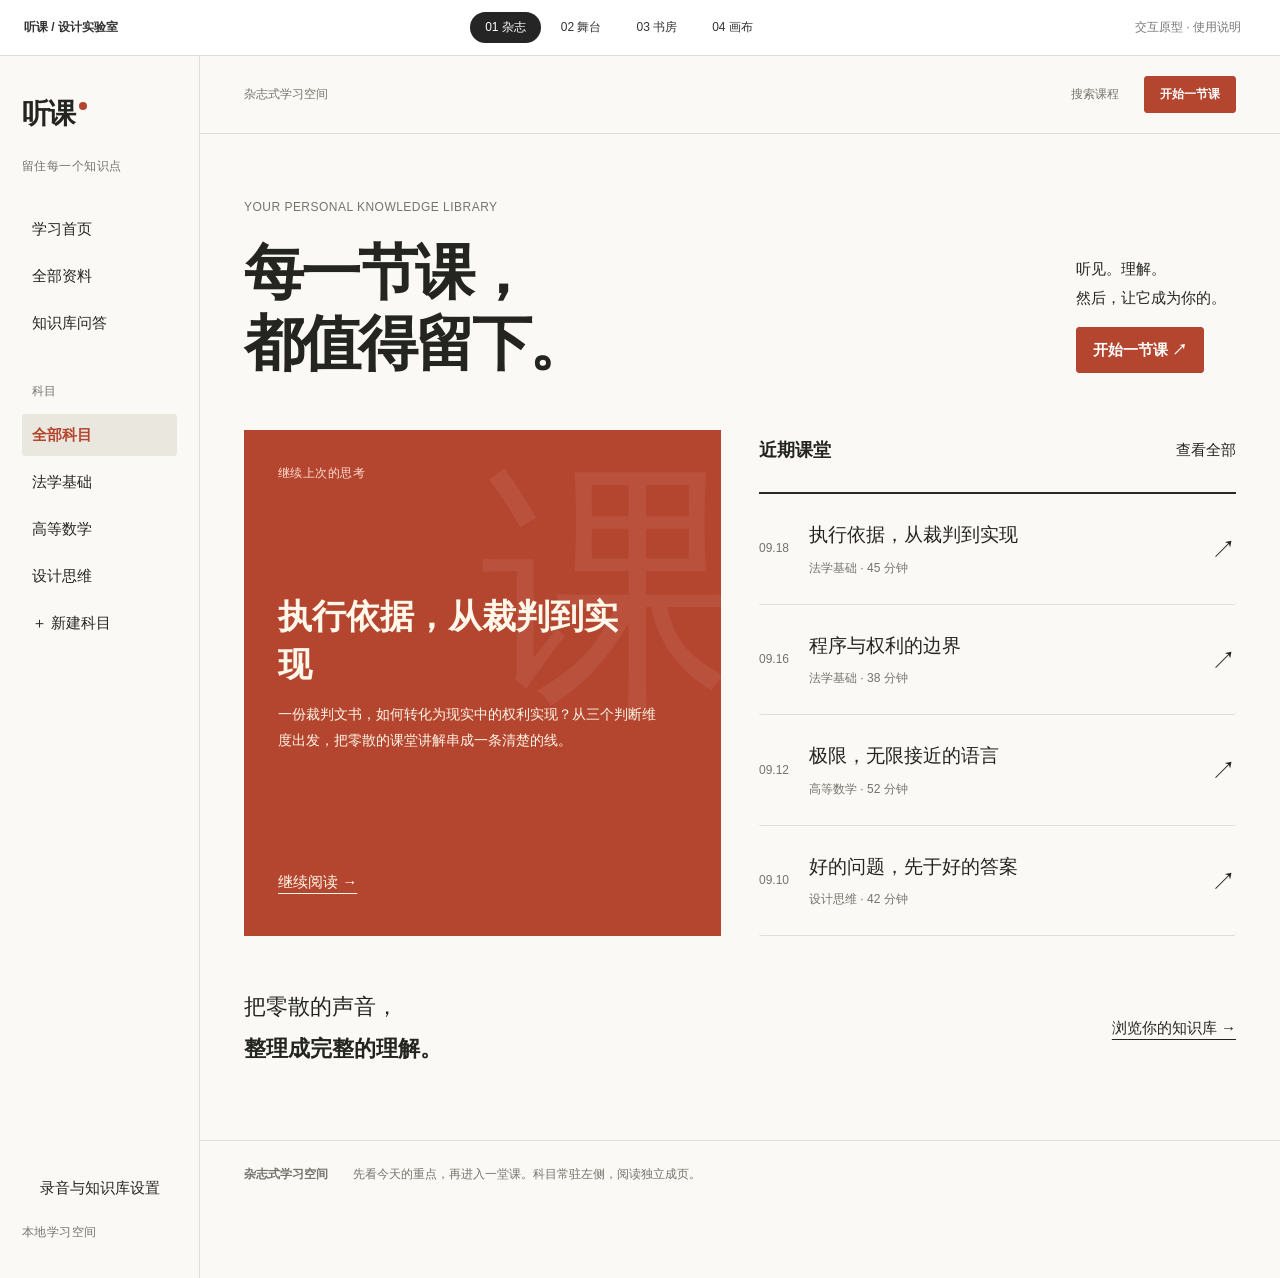
<file: static/design-lab/index.html>
<!doctype html><html lang="zh-CN"><head><meta charset="utf-8"><meta name="viewport" content="width=device-width,initial-scale=1"><title>听课 · 交互设计实验室</title><link rel="stylesheet" href="lab.css"></head><body><div class="labbar"><a href="/library">听课 / 设计实验室</a><nav aria-label="切换交互方案"><button data-concept="edition">01 杂志</button><button data-concept="stage">02 舞台</button><button data-concept="folio">03 书房</button><button data-concept="atlas">04 画布</button></nav><button data-act="about" class="lab-about">交互原型 · 使用说明</button></div><div id="app"></div><div id="recordDock" hidden></div><dialog id="modal"><button class="dialog-close" data-act="close" aria-label="关闭弹窗">关闭</button><div id="modalContent"></div></dialog><div id="notice" role="status" hidden></div><script src="lab.js"></script></body></html>
</file>
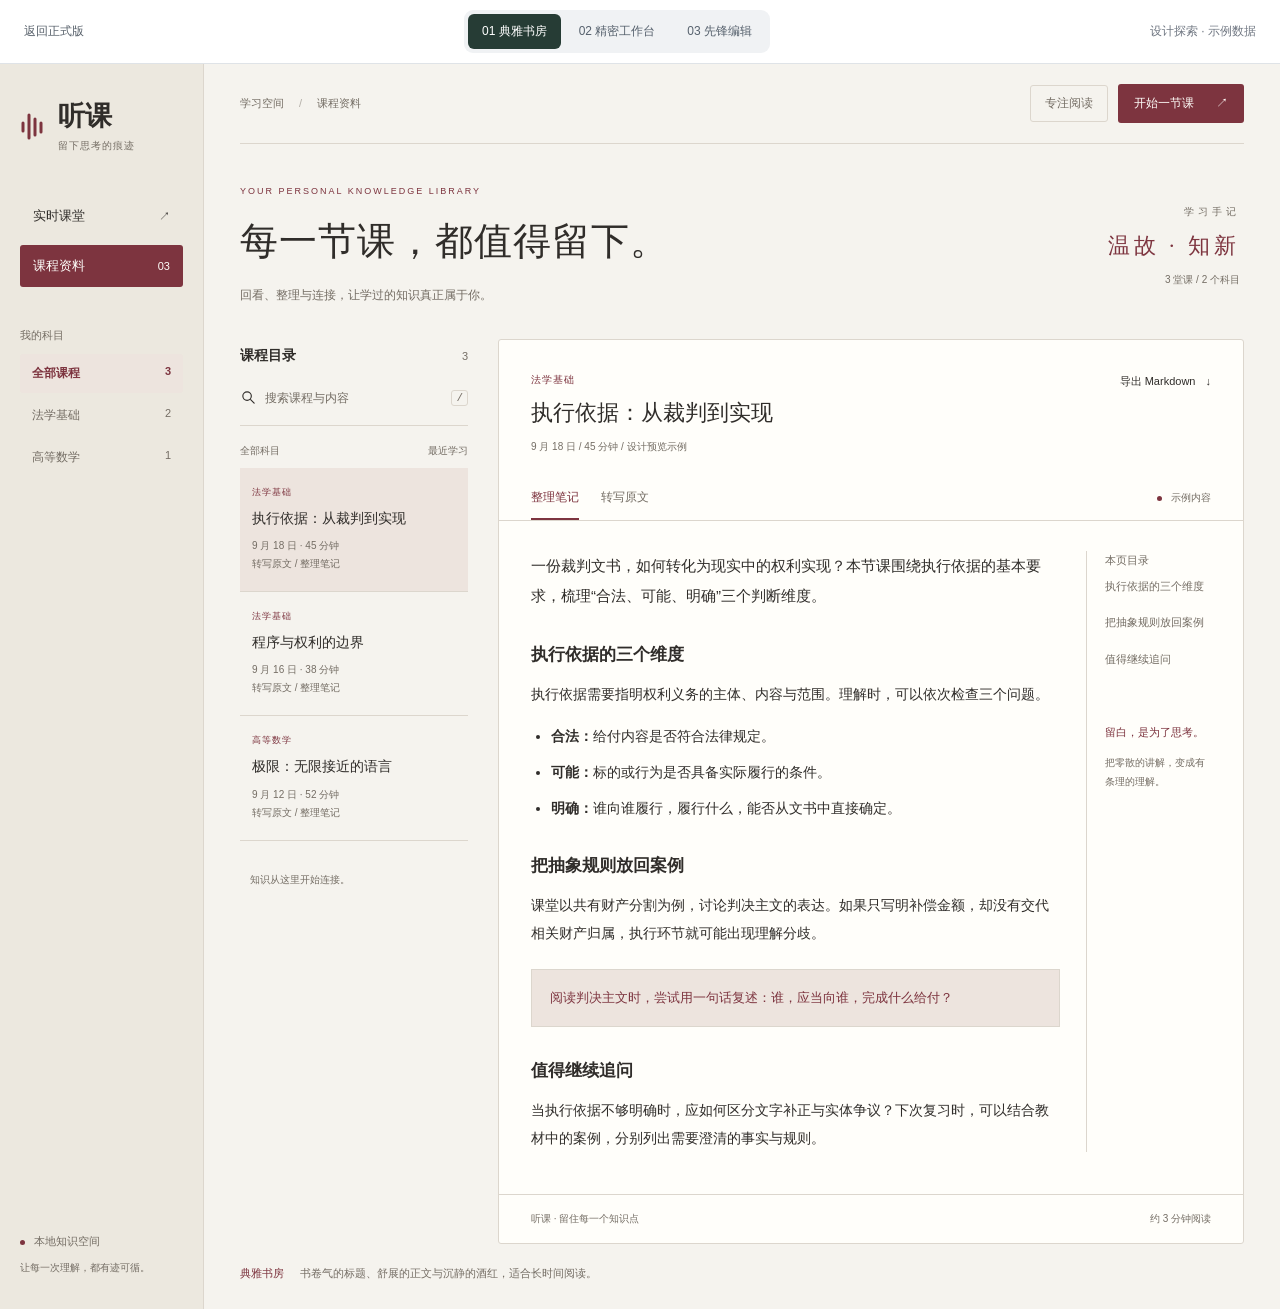
<file: static/explore/index.html>
<!doctype html><html lang="zh-CN"><head><meta charset="utf-8"><meta name="viewport" content="width=device-width,initial-scale=1"><title>听课 · 三种设计方向</title><link rel="stylesheet" href="explore.css"></head><body data-theme="elegant">
<div class="switcher"><a href="/library" class="back">返回正式版</a><div class="choices" role="group" aria-label="选择设计风格"><button data-theme="elegant" aria-pressed="true">01 典雅书房</button><button data-theme="tech" aria-pressed="false">02 精密工作台</button><button data-theme="bold" aria-pressed="false">03 先锋编辑</button></div><span class="prototype">设计探索 · 示例数据</span></div>
<div class="shell"><aside class="rail"><a class="brand" href="/library"><svg viewBox="0 0 28 30" aria-hidden="true"><path d="M3 12v8M9 4v23M15 8v16M21 12v9"/></svg><span>听课<small>留下思考的痕迹</small></span></a><nav><a href="/">实时课堂<span>↗</span></a><button class="nav-current">课程资料<span>03</span></button></nav><div class="subjects"><p class="label">我的科目</p><button data-subject="all" class="selected">全部课程 <span>3</span></button><button data-subject="law">法学基础 <span>2</span></button><button data-subject="math">高等数学 <span>1</span></button></div><div class="rail-bottom"><span class="status-dot"></span> 本地知识空间<p>让每一次理解，都有迹可循。</p></div></aside>
<main><header class="topline"><span>学习空间 <span class="slash">/</span> 课程资料</span><div><button id="focus">专注阅读</button><a class="action" href="/">开始一节课 <span>↗</span></a></div></header>
<section class="hero"><div><p class="eyebrow">YOUR PERSONAL KNOWLEDGE LIBRARY</p><h1>每一节课，<br class="hero-break">都值得留下。</h1><p class="intro">回看、整理与连接，让学过的知识真正属于你。</p></div><div class="hero-aside"><span class="edition">学习手记</span><strong id="heroWord">温故 · 知新</strong><span>3 堂课 / 2 个科目</span></div></section>
<section class="workspace"><aside class="catalog"><div class="catalog-head"><h2>课程目录</h2><span id="count">3</span></div><label class="search"><svg viewBox="0 0 24 24" aria-hidden="true"><circle cx="10" cy="10" r="6"/><path d="m15 15 5 5"/></svg><input id="search" type="search" placeholder="搜索课程与内容" aria-label="搜索课程与内容"><kbd>/</kbd></label><div class="catalog-meta"><span id="filterLabel">全部科目</span><span>最近学习</span></div><div id="list"></div><p class="catalog-note">知识从这里开始连接。</p></aside>
<article class="reader"><div class="reader-top"><div><span id="subjectLabel" class="subject-label">法学基础</span><h2 id="courseTitle"></h2><p id="meta" class="meta"></p></div><button id="export" class="export" title="导出当前示例内容">导出 Markdown <span>↓</span></button></div><div class="reader-toolbar"><div class="tabs" role="group" aria-label="阅读内容"><button id="notesTab" aria-pressed="true">整理笔记</button><button id="rawTab" aria-pressed="false">转写原文</button></div><span class="saved"><span class="status-dot"></span> 示例内容</span></div><div class="reading-layout"><div id="document" class="document"></div><aside class="outline"><span class="label">本页目录</span><div id="outlineLinks"></div><div class="margin-note"><span>留白，是为了思考。</span><p>把零散的讲解，变成有条理的理解。</p></div></aside></div><footer><span>听课 · 留住每一个知识点</span><span id="readTime">约 3 分钟阅读</span></footer></article></section>
<div class="direction"><strong id="directionName">典雅书房</strong><span id="directionText">书卷气的标题、舒展的正文与沉静的酒红，适合长时间阅读。</span></div></main></div><div id="toast" role="status" hidden></div><script src="explore.js"></script></body></html>
</file>
<file: static/design-lab/lab.css>
*{box-sizing:border-box}html{scroll-behavior:smooth}body{margin:0;color:#242521;background:#faf9f6;font:15px/1.6 'Segoe UI','Microsoft YaHei',sans-serif;--accent:#b4452f;--line:#deddd6;--muted:#74746c}button,input,select,textarea{font:inherit}button,a,input,select,textarea{-webkit-tap-highlight-color:transparent}button{cursor:pointer;color:inherit;border:1px solid var(--line);background:transparent;padding:10px 16px;border-radius:3px}button:hover{background:#00000006}button:disabled{opacity:.4;cursor:default}a{color:inherit}button:focus-visible,a:focus-visible,input:focus-visible,textarea:focus-visible,select:focus-visible{outline:3px solid var(--accent);outline-offset:4px}h1,h2,h3,p{margin-top:0}h1{font-size:clamp(38px,4.7vw,76px);line-height:1.18;letter-spacing:-.05em;font-weight:650}h2{font-size:25px;line-height:1.4}h3{font-size:18px}p{line-height:1.9}.small{font-size:12px;color:var(--muted);letter-spacing:.04em}strong{font-weight:600}.primary{background:var(--accent);color:white;border-color:var(--accent);font-weight:600}.primary:hover{filter:brightness(.92);background:var(--accent)}.subtle,.text-link{border:0;padding:8px 0}.text-link{text-decoration:underline;text-underline-offset:6px}.labbar{position:sticky;top:0;z-index:50;min-height:56px;display:flex;align-items:center;justify-content:space-between;gap:16px;background:#fff;border-bottom:1px solid #ddd;padding:8px 24px;color:#333;font-size:12px}.labbar>a{text-decoration:none;font-weight:600}.labbar nav{display:flex;gap:5px}.labbar button{padding:6px 15px;border:0;border-radius:30px}.labbar [aria-pressed=true]{background:#252525;color:white}.lab-about{color:#777}.app-frame.has-sidebar{display:grid;grid-template-columns:200px minmax(0,1fr)}main{min-width:0}.sidebar{padding:36px 22px;border-right:1px solid var(--line);display:flex;flex-direction:column;gap:18px;min-height:calc(100vh - 56px)}.wordmark{font-size:28px;letter-spacing:-.07em;font-weight:750;padding:0;border:0;text-align:left;display:flex;gap:5px;align-items:center}.brand-dot{display:inline-block;width:8px;height:8px;background:var(--accent);border-radius:50%;align-self:flex-start;margin-top:10px}.side-links,.subject-nav{display:flex;flex-direction:column;gap:5px}.side-links button,.subject-nav button{text-align:left;border:0;padding:9px 10px}.subject-nav{margin-top:20px}.subject-nav>.small{margin:0 10px 8px}.subject-nav .current{background:#eae7df;color:var(--accent);font-weight:600}.side-bottom{margin-top:auto;padding-top:65px;display:grid;gap:15px}.utility{display:flex;justify-content:space-between;align-items:center;padding:20px 44px;border-bottom:1px solid var(--line);font-size:12px;color:var(--muted)}.utility>div{display:flex;gap:25px;align-items:center}.utility .primary{padding:8px 15px}.view{padding:48px 44px 70px;max-width:1800px;margin:auto}.concept-caption{display:flex;gap:25px;border-top:1px solid var(--line);padding:24px 44px;color:var(--muted);font-size:12px;margin-bottom:70px}.product-nav{display:flex;align-items:center;justify-content:space-between;padding:25px 5%;gap:20px}.product-nav nav{display:flex;gap:28px}.product-nav nav button{border:0;padding:4px}.product-nav .current{text-decoration:underline;text-underline-offset:7px}.edition-head{display:flex;justify-content:space-between;align-items:end;gap:30px;margin:12px 0 50px}.edition-head h1{margin:20px 0 0}.edition-note{padding-bottom:7px;min-width:160px}.edition-note p{font-size:15px}.issue-grid{display:grid;grid-template-columns:1fr 1fr;gap:38px}.cover-story{background:#b4452f;color:#fff7e9;position:relative;overflow:hidden;padding:34px;min-height:420px;display:flex;flex-direction:column;align-items:flex-start}.cover-story>.small{color:#ffded0}.cover-story h2{font-size:34px;max-width:350px;margin:110px 0 12px;position:relative}.cover-story p{max-width:390px;position:relative;font-size:14px}.cover-story .text-link{margin-top:auto}.cover-num{position:absolute;right:-20px;top:30px;font-family:serif;font-size:260px;line-height:1;color:#ffffff10}.section-title{display:flex;align-items:center;justify-content:space-between;gap:16px}.section-title h2{font-size:18px;margin:0}.issue-index .section-title{padding-bottom:22px;border-bottom:2px solid #292923}.issue-row{display:flex;align-items:center;gap:20px;width:100%;padding:26px 0;border:0;border-bottom:1px solid var(--line);text-align:left}.issue-row time{font-size:12px;color:var(--muted)}.issue-row span{flex:1;font-size:19px;font-weight:550}.issue-row small{display:block;font-size:12px;font-weight:400;color:var(--muted);margin-top:8px}.issue-row b{font-size:25px;font-weight:400}.editorial-footer{display:flex;justify-content:space-between;align-items:center;margin-top:50px}.editorial-footer p{font-size:22px;margin:0}.library-head{display:flex;align-items:center;justify-content:space-between;gap:20px}.library-head h1{font-size:42px;margin:15px 0 36px}.library-tools{display:flex;align-items:end;gap:16px;padding:22px 0;border-top:1px solid var(--line);border-bottom:1px solid var(--line)}label{display:grid;gap:8px;font-size:13px}.search-box{flex:1}input,select,textarea{width:100%;min-width:0;background:#fff;border:1px solid var(--line);border-radius:4px;padding:12px;color:inherit}textarea{resize:vertical;min-height:140px}.batch{min-height:68px;display:flex;align-items:center;gap:18px}.batch button{font-size:13px;padding:6px 12px}.library-row{display:flex;align-items:center;gap:24px;padding:20px 0;border-bottom:1px solid var(--line)}.library-row input{width:18px;height:18px;accent-color:var(--accent)}.library-row>button{flex:1;text-align:left;border:0;padding:0;display:grid;gap:8px}.library-row strong{font-size:21px}.library-row>span{font-size:12px;color:var(--muted)}.empty{padding:60px 0}.read-nav{display:flex;align-items:center;justify-content:space-between;gap:14px;margin-bottom:40px}.read-nav>div{display:flex;gap:12px}.reading-grid{display:grid;grid-template-columns:170px minmax(0,1fr) 180px;gap:35px}.contents{font-size:12px}.contents h3{margin-top:15px}.contents>a{display:block;text-decoration:none;margin:18px 0;color:var(--muted)}.read-actions{display:grid;gap:8px;margin-top:40px}.read-actions button{text-align:left;padding:8px 10px}.document-title h1{font-size:42px;margin:18px 0}.read-tabs{display:flex;gap:20px;border-bottom:1px solid var(--line);margin-top:32px}.read-tabs button{border:0;border-bottom:2px solid transparent;padding:12px 0;font-size:13px}.read-tabs .current{border-color:var(--accent);color:var(--accent)}.doc-body{padding-top:32px}.doc-body p{font-size:16px;line-height:2}.doc-body h2{font-size:23px;margin-top:40px}.doc-body .lead{font-size:19px}.doc-body pre{white-space:pre-wrap;font:16px/2 inherit;overflow-wrap:anywhere}.source-note{font-size:12px!important;color:var(--muted);border-top:1px solid var(--line);padding-top:20px;margin-top:40px}.annotation{font-size:13px;border-left:1px solid var(--line);padding-left:20px}.annotation label{margin-top:28px}.annotation .small{display:block;margin-top:10px}.mobile-read-tools{display:none}.focused .reading-grid{display:block;max-width:760px;margin:auto}.focused .contents,.focused .annotation{display:none}.focused .mobile-read-tools{display:flex;gap:10px;max-width:760px;margin:40px auto}.qa-intro{max-width:600px}.qa-intro h2{font-size:38px;margin:20px 0}.qa-intro p{color:var(--muted)}.question-chips{display:flex;gap:10px;margin:25px 0;flex-wrap:wrap}.question-chips button{font-size:13px}.view-qa{max-width:900px}.answer{padding:25px 0;border-bottom:1px solid var(--line)}#askForm{margin-top:35px}.ask-input{display:flex;gap:10px;margin-top:8px}.ask-input input{flex:1}.ask-input button{white-space:nowrap}.session header h1{font-size:40px;margin:16px 0}.session header p{font-size:13px;color:var(--muted)}.session-stage{display:grid;grid-template-columns:.8fr 1.2fr;gap:50px;margin:45px 0}.session-stage>section{border-right:1px solid var(--line);padding-right:40px}.session-stage .section-title{padding-bottom:20px;border-bottom:1px solid var(--line);margin-bottom:25px}#liveText{white-space:pre-line;line-height:2;color:var(--muted)}#recordDock{position:fixed;z-index:60;bottom:22px;left:50%;transform:translateX(-50%);display:flex;gap:20px;align-items:center;max-width:95vw;padding:15px 22px;background:#fff;box-shadow:0 6px 40px #0002;border:1px solid var(--line);border-radius:12px}#recordDock[hidden]{display:none}#recordDock>div:nth-child(2){display:grid;white-space:nowrap;font-size:12px}#recordDock button{white-space:nowrap;font-size:13px}.record-dot{height:10px;width:10px;background:#c75343;border-radius:50%}.record-dot.paused{background:#999}dialog{width:min(520px,92vw);padding:35px;border:1px solid var(--line);border-radius:10px;color:inherit;box-shadow:0 20px 90px #0002}dialog::backdrop{background:#191b2355}dialog h2{font-size:28px;margin-top:24px}dialog p,dialog li{font-size:14px}dialog form{display:grid;gap:20px}.dialog-close{float:right;border:0;padding:3px;font-size:12px}.merge-order{padding-left:20px}.merge-order li{margin:12px 0}.merge-order li span{display:inline-block;width:75%}.merge-order button{padding:4px}.dialog-close:after{content:' ×'}#notice{position:fixed;bottom:22px;right:25px;z-index:100;background:#242521;color:white;padding:14px 22px;border-radius:5px;max-width:90vw;font-size:13px}.rule{height:1px;background:currentColor;opacity:.2;margin:28px 0}
/* Product stage: airy landing page, then a quiet single document. */
body[data-concept=stage]{background:#fff;color:#1c1c1e;--accent:#252527;--line:#e6e6e8;--muted:#76767c}.stage-hero{position:relative;min-height:650px;padding:55px 5% 65px}.stage-hero h1{font-size:clamp(70px,8vw,126px);letter-spacing:-.065em;margin:25px 0}.stage-hero h1 span{color:#a6a6ab}.stage-hero .intro{font-size:18px;color:#6f6f76}.hero-actions{display:flex;align-items:center;gap:25px;margin-top:35px}.stage-hero .primary,body[data-concept=stage] .product-nav>.primary{border-radius:30px;padding:13px 25px}.stage-object{position:absolute;right:4%;top:70px;width:41%;height:460px}.floating-note{position:absolute;width:290px;height:380px;padding:30px;text-align:left;background:#f2f1ed;border:1px solid #e3e2dc;box-shadow:0 24px 45px #262c3717;display:flex;flex-direction:column;align-items:flex-start;justify-content:space-between;border-radius:8px}.floating-note strong{font-size:44px;line-height:1.3;letter-spacing:-.05em}.note-back{right:0;top:-10px;transform:rotate(9deg);background:#e6eced;color:#3e575b}.note-back strong{font-size:28px}.note-front{left:0;top:65px;transform:rotate(-6deg)}.floating-note .rule{width:100%;margin:0}.floating-note p{margin:0;font-size:13px}.stage-library{background:#f6f6f7;padding:70px 5%;display:grid;grid-template-columns:1fr 1fr;gap:70px;border-radius:12px}.stage-library h2{font-size:44px;margin-top:24px;letter-spacing:-.04em}.stage-course{display:grid;text-align:left;width:100%;padding:22px 0;gap:8px;border:0;border-bottom:1px solid #ddd}.stage-course strong{font-size:20px}.stage-library .text-link{margin-top:20px}body[data-concept=stage] .view-reader{max-width:1050px}body[data-concept=stage] .reading-grid{display:block;max-width:730px;margin:auto}body[data-concept=stage] .contents{display:none}body[data-concept=stage] .annotation{border:0;border-top:1px solid var(--line);padding:28px 0;margin-top:60px}body[data-concept=stage] .mobile-read-tools{display:flex;gap:15px;max-width:730px;margin:30px auto}body[data-concept=stage] .document-title h1{font-size:58px}body[data-concept=stage] .view-library{max-width:1100px}body[data-concept=stage] .session-stage{grid-template-columns:1fr;max-width:760px;margin:40px auto}body[data-concept=stage] .session-stage>section{order:2;border:0;border-top:1px solid var(--line);padding:35px 0}
/* Folio: subjects as shelves, reading as a two-page spread. */
body[data-concept=folio]{background:#f1eee6;--accent:#35483f;--line:#d9d5ca;--muted:#7b786c;color:#373b33}body[data-concept=folio] .sidebar{background:#e9e6dc}body[data-concept=folio] .subject-nav .current{background:#d9ddd2;color:#35483f}.folio-head{display:flex;align-items:end;justify-content:space-between;gap:40px;margin:12px 0 55px}.folio-head h1{font-family:'Georgia','SimSun',serif;font-weight:400;font-size:66px;margin:24px 0 0;line-height:1.35;letter-spacing:-.07em}.folio-head em{font-style:normal;color:#677565}.folio-head>p{font-size:14px;color:var(--muted);padding-bottom:9px}.shelf{margin-bottom:50px}.shelf>header{display:flex;justify-content:space-between;align-items:center;margin-bottom:22px}.shelf h2{font-size:20px;font-family:'SimSun',serif;font-weight:500;margin:0}.shelf .text-link{font-size:12px}.books{display:flex;gap:28px;border-bottom:9px solid #dad7cd;padding:0 15px 18px;box-shadow:0 12px 13px -14px #49443677;flex-wrap:wrap;align-items:end}.book{width:190px;min-height:255px;display:flex;flex-direction:column;justify-content:space-between;text-align:left;padding:24px 22px;border:0;border-left:9px solid #0002;border-radius:1px 5px 5px 1px;box-shadow:6px 6px 0 #dfdbd1,8px 10px 12px #4f4a3e16;color:#eeeade;transition:transform .18s}.book:hover{transform:translateY(-7px);filter:brightness(1.06)}.book-0,.book-0:hover{background:#506458}.book-1,.book-1:hover{background:#857355}.book-2,.book-2:hover{background:#67667a}.book strong{font-size:24px;line-height:1.7;font-family:'SimSun',serif;font-weight:400;letter-spacing:.08em}.book-top{font-size:10px;letter-spacing:.12em}.book-bottom{display:flex;justify-content:space-between;width:100%;font-size:11px}.book-add{width:145px;min-height:225px;border:1px dashed #bbb8ab;display:grid;place-content:center;gap:13px;color:var(--muted);font-size:12px}.book-add span{font-size:26px}body[data-concept=folio] .reading-grid{background:#fcfaf3;grid-template-columns:minmax(0,1fr) 230px;padding:45px;gap:55px;box-shadow:0 8px 30px #39392808;border:1px solid #dedbce}body[data-concept=folio] .contents{display:none}body[data-concept=folio] .document-title h1{font:36px/1.5 'SimSun',serif;letter-spacing:.02em}body[data-concept=folio] .doc-body{font-family:'Georgia','SimSun',serif}body[data-concept=folio] .annotation{background:#f1eee4;border:0;padding:24px;font-size:12px}body[data-concept=folio] .annotation textarea{background:transparent;border:0;border-bottom:1px solid var(--line);border-radius:0;line-height:2.2;padding:8px 0}body[data-concept=folio] .mobile-read-tools{display:flex;gap:15px;justify-content:center;margin-top:30px}body[data-concept=folio] .focused .reading-grid{display:block}body[data-concept=folio] .session-stage{background:#fcfaf3;padding:32px;gap:35px}
/* Atlas: spatial subject islands and contextual side-sheet reading. */
body[data-concept=atlas]{background:#efedf3;color:#302d37;--accent:#393143;--line:#d9d5df;--muted:#7c7486}body[data-concept=atlas] .product-nav{border-bottom:1px solid var(--line)}.atlas-head{display:flex;justify-content:space-between;align-items:center;gap:30px}.atlas-head h1{font-size:52px;margin:15px 0}.atlas-head p{font-size:14px;color:var(--muted)}.atlas-head>div:last-child{display:flex;gap:12px}.board{display:grid;grid-template-columns:repeat(3,minmax(0,1fr));gap:40px;padding:25px 0 60px}.island:nth-child(2){padding-top:65px}.island:nth-child(3){padding-top:20px}.island-label{display:flex;align-items:center;justify-content:space-between;width:100%;border:0;border-bottom:1px solid #c5c0ce;padding:12px 0;margin-bottom:20px;font-size:20px;font-weight:600}.island-label span{font-size:11px;font-weight:400;color:var(--muted)}.paper-note{display:flex;flex-direction:column;gap:20px;width:100%;background:#fffef8;text-align:left;padding:28px;border:0;box-shadow:2px 5px 0 #d9d5df66;margin-bottom:24px;min-height:280px}.paper-note:hover{background:#fff;transform:translateY(-3px)}.paper-note strong{font-size:27px;line-height:1.45;letter-spacing:-.04em}.paper-note p{font-size:13px;margin:0;color:#756e7a}.paper-open{font-size:12px;margin-top:auto}.island-1 .paper-note{background:#e2e8d6}.island-2 .paper-note{background:#e2dfee}.island-add{border-style:dashed;width:100%;font-size:12px}.desk-dock{display:flex;justify-content:center;gap:10px;padding:12px;background:#f9f8fb;border:1px solid var(--line);border-radius:10px;max-width:650px;margin:auto}.atlas-reader-layout{display:grid;grid-template-columns:200px minmax(0,1fr);gap:30px}.atlas-context{padding:24px 0}.atlas-context h2{font-size:18px}.atlas-context button{width:100%;text-align:left;margin:8px 0;background:#fffaf0;font-size:13px}.atlas-context p{font-size:12px;color:var(--muted)}body[data-concept=atlas] .reader-shell{background:#fffefa;padding:30px;box-shadow:-8px 10px 35px #33224a0c}body[data-concept=atlas] .reading-grid{display:block}body[data-concept=atlas] .contents{display:none}body[data-concept=atlas] .document-title h1{font-size:44px}body[data-concept=atlas] .annotation{border:0;border-top:1px solid var(--line);padding:30px 0 0;margin-top:35px}body[data-concept=atlas] .annotation textarea{min-height:90px}body[data-concept=atlas] .mobile-read-tools{display:flex;gap:12px;margin-top:25px}body[data-concept=atlas] .read-nav{flex-wrap:wrap;font-size:12px}body[data-concept=atlas] .read-nav button{font-size:12px}body[data-concept=atlas] .view-library{background:#fffefa;margin:20px 5% 60px;padding:40px}body[data-concept=atlas] .session-stage{gap:25px}body[data-concept=atlas] .session-stage>section,body[data-concept=atlas] .session-stage>article{border:0;padding:30px;background:#fffefa}
@media(min-width:1600px){.view{padding-left:65px;padding-right:65px}.stage-object{right:12%}.floating-note{width:320px;height:420px}.reading-grid{grid-template-columns:190px minmax(0,800px) 220px;justify-content:center}}
@media(max-width:1150px){.reading-grid{grid-template-columns:140px minmax(0,1fr)}.annotation{grid-column:2}.app-frame.has-sidebar{grid-template-columns:165px minmax(0,1fr)}.sidebar{padding:30px 16px}.view{padding:35px 28px 60px}.utility{padding:18px 28px}.issue-grid{gap:25px}.issue-row span{font-size:16px}.edition-head h1{font-size:52px}.cover-story{padding:25px}.cover-story h2{font-size:28px}.stage-object{right:0;width:42%;top:65px}.floating-note{width:230px;height:340px;padding:25px}.floating-note strong{font-size:37px}.note-back strong{font-size:23px}.stage-hero{min-height:580px;padding-left:2%}.stage-hero h1{font-size:85px}.stage-hero .intro{font-size:15px}.hero-actions{flex-direction:column;align-items:start;gap:8px}.folio-head h1{font-size:48px}.folio-head>p{max-width:180px}.books{gap:20px}.book{width:170px;min-height:230px}.book strong{font-size:21px}.board{gap:20px}.paper-note{padding:22px}.paper-note strong{font-size:23px}.atlas-head h1{font-size:42px}.atlas-reader-layout{grid-template-columns:150px minmax(0,1fr)}body[data-concept=folio] .reading-grid{grid-template-columns:1fr;padding:30px}body[data-concept=folio] .annotation{grid-column:auto}.library-tools{flex-wrap:wrap}.search-box{min-width:240px}}
@media(max-width:760px){.labbar{padding:10px 14px;flex-wrap:wrap;gap:8px}.labbar>a{font-size:11px}.labbar nav{order:3;width:100%;justify-content:space-between}.labbar nav button{padding:6px 15px;min-height:36px}.lab-about{font-size:10px!important}.app-frame.has-sidebar{display:block}.sidebar{min-height:0;padding:20px;border:0;border-bottom:1px solid var(--line);display:block}.sidebar>.wordmark{font-size:25px}.sidebar>p,.side-links,.side-bottom{display:none}.subject-nav{display:flex;flex-direction:row;overflow:auto;margin-top:14px;gap:7px;align-items:center;padding-bottom:4px}.subject-nav>.small{display:none}.subject-nav button{white-space:nowrap;font-size:12px;padding:8px 12px}.utility{padding:14px 20px}.utility>span{display:none}.utility>div{justify-content:space-between;width:100%}.view{padding:28px 20px 45px}.edition-head{display:block;margin:8px 0 28px}.edition-head h1{font-size:47px}.edition-note{display:flex;align-items:center;justify-content:space-between;margin-top:25px}.edition-note p{font-size:12px;margin:0}.edition-note .primary{font-size:13px}.issue-grid{display:block}.cover-story{min-height:350px;margin-bottom:35px}.cover-story h2{font-size:30px;margin-top:75px}.cover-story p{font-size:13px}.issue-row{padding:21px 0}.editorial-footer{display:block;margin-top:35px}.editorial-footer p{font-size:20px}.editorial-footer .text-link{margin-top:15px}.concept-caption{display:grid;gap:7px;padding:20px;margin-bottom:85px}.product-nav{padding:20px;flex-wrap:wrap;gap:15px}.product-nav nav{order:3;justify-content:space-between;width:100%;gap:8px;font-size:12px}.product-nav .wordmark{font-size:25px}.product-nav>.primary{font-size:12px;padding:9px 17px}.stage-hero{padding:15px 0 0;min-height:790px}.stage-hero h1{font-size:77px;margin:24px 0}.stage-hero .intro{font-size:14px;max-width:270px}.hero-actions{flex-direction:row;gap:18px;font-size:11px;align-items:center}.stage-hero .primary{font-size:13px;padding:11px 18px}.stage-object{top:380px;right:4%;width:86%;height:360px}.floating-note{width:200px;height:290px;padding:23px}.floating-note strong{font-size:35px}.note-back{right:0;top:0}.note-back strong{font-size:22px}.note-front{top:38px;left:0}.stage-library{display:block;padding:30px 23px}.stage-library h2{font-size:35px}.stage-course strong{font-size:18px}.folio-head{display:block;margin:5px 0 35px}.folio-head h1{font-size:47px}.folio-head>p{max-width:none;margin-top:22px;font-size:13px}.shelf>header{align-items:center;gap:10px}.shelf h2{font-size:18px}.shelf .text-link{font-size:11px}.books{padding-left:0;padding-right:0;gap:16px;flex-wrap:nowrap;overflow:auto;padding-bottom:25px}.book{flex:0 0 170px}.book-add{flex:0 0 140px}.atlas-head{display:block}.atlas-head h1{font-size:39px}.atlas-head>div:last-child{margin:22px 0}.atlas-head button{font-size:12px}.board{display:block}.island:nth-child(n){padding-top:0;margin-bottom:35px}.paper-note{min-height:240px}.paper-note strong{font-size:28px}.desk-dock{flex-wrap:wrap}.desk-dock button{font-size:12px}.library-head{align-items:start}.library-head h1{font-size:32px}.library-head>button{font-size:11px;white-space:nowrap;margin-top:20px}.library-tools{gap:12px}.search-box{flex:0 0 100%;min-width:0}.library-tools>label:not(.search-box){flex:1}.library-tools button{font-size:12px;padding:11px}.library-row{gap:14px}.library-row strong{font-size:18px}.library-row>span:nth-last-child(2){display:none}.library-row .small{font-size:11px}.batch{flex-wrap:wrap;gap:8px;padding:14px 0}.batch>span{font-size:12px}.batch button{font-size:11px}.read-nav{flex-wrap:wrap;gap:12px;margin-bottom:28px}.read-nav>span{font-size:11px}.read-nav>div{width:100%;justify-content:space-between}.read-nav button{font-size:12px}.reading-grid{display:block}.contents{display:none}.document-title h1,body[data-concept=stage] .document-title h1,body[data-concept=atlas] .document-title h1{font-size:35px}.read-tabs{gap:25px}.doc-body p{font-size:15px}.doc-body .lead{font-size:17px}.doc-body h2{font-size:22px}.annotation{padding:25px 0;border:0;border-top:1px solid var(--line);margin-top:35px}.mobile-read-tools{display:flex;gap:8px;flex-wrap:wrap;margin-top:25px}.mobile-read-tools button{font-size:12px;padding:8px 12px}body[data-concept=folio] .reading-grid{padding:22px 18px;margin:0 -8px}body[data-concept=folio] .document-title h1{font-size:29px}body[data-concept=folio] .annotation{padding:20px}body[data-concept=folio] .mobile-read-tools{gap:8px}.atlas-reader-layout{display:block}.atlas-context{display:none}body[data-concept=atlas] .reader-shell{padding:22px 16px;margin:0 -8px}body[data-concept=atlas] .view-library{padding:25px 18px;margin:10px 12px 40px}.session header h1{font-size:32px}.session-stage{display:block}.session-stage>section{border:0;border-bottom:1px solid var(--line);padding:0 0 30px;margin-bottom:35px}.session-stage>article{margin-top:25px}body[data-concept=folio] .session-stage{padding:22px}body[data-concept=atlas] .session-stage>section,body[data-concept=atlas] .session-stage>article{padding:22px}.qa-intro h2{font-size:32px}.qa-intro p{font-size:14px}#recordDock{padding:12px;gap:9px;flex-wrap:wrap;justify-content:center;width:95vw;bottom:10px}#recordDock button{font-size:11px;padding:7px 10px}#recordDock .record-dot{width:7px;height:7px}#recordDock>div:nth-child(2){font-size:10px}dialog{padding:25px}dialog h2{font-size:25px}.ask-input input{font-size:13px}#notice{right:15px;bottom:90px;font-size:12px}}
@media(prefers-reduced-motion:reduce){html{scroll-behavior:auto}*{transition:none!important}}
</file>
<file: static/explore/explore.css>
*{box-sizing:border-box} :root{font-family:"Segoe UI","Microsoft YaHei",sans-serif;font-size:14px}body{margin:0;--bg:#f5f3ee;--surface:#fffefa;--text:#302d2a;--muted:#746d64;--border:#dcd6cd;--accent:#7d343f;--wash:#ede4de;--rail:#ece8df;--radius:3px;background:var(--bg);color:var(--text)}button,input,a{font:inherit}button,a{touch-action:manipulation}button{cursor:pointer}button,a,input{outline-offset:4px}button:focus-visible,a:focus-visible,input:focus-visible{outline:2px solid var(--accent)}button{color:inherit;background:transparent;border:1px solid var(--border);padding:9px 14px;border-radius:var(--radius)}button:hover{background:var(--wash)}a{color:inherit;text-decoration:none}svg{fill:none;stroke:currentColor;stroke-width:1.6;stroke-linecap:round}button:disabled{opacity:.45}::selection{background:var(--wash)}.switcher{position:sticky;top:0;z-index:50;display:flex;align-items:center;justify-content:space-between;gap:16px;min-height:64px;padding:10px 24px;background:#fff;color:#252b32;border-bottom:1px solid #dfe3e7;font:12px "Segoe UI","Microsoft YaHei",sans-serif}.choices{display:flex;gap:4px;background:#f0f2f4;padding:4px;border-radius:9px}.choices button{border:0;color:#56616d;font-size:12px;border-radius:6px;white-space:nowrap}.choices button[aria-pressed=true]{background:#263c35;color:white}.back{color:#58616b}.prototype{color:#707782}.shell{display:grid;grid-template-columns:204px minmax(0,1fr);min-height:calc(100vh - 64px)}.rail{padding:34px 20px 22px;background:var(--rail);border-right:1px solid var(--border);display:flex;flex-direction:column}.brand{display:flex;gap:10px;align-items:center;font-size:27px;font-weight:700}.brand svg{width:28px;height:32px;color:var(--accent);stroke-width:3}.brand small{display:block;font-size:10px;color:var(--muted);font-weight:400;letter-spacing:1px;margin-top:5px}.rail nav{display:grid;gap:8px;margin:42px 0 30px}.rail nav a,.rail nav button{display:flex;justify-content:space-between;align-items:center;padding:12px 13px;font-size:13px;text-align:left;border:0}.rail nav span{font-size:11px}.nav-current{background:var(--accent);color:var(--surface)}.rail nav .nav-current:hover{background:var(--accent)}.label{font-size:11px;color:var(--muted)}.subjects button{display:flex;justify-content:space-between;text-align:left;width:100%;padding:11px 12px;border:0;color:var(--muted);font-size:12px;margin:3px 0}.subjects button.selected{color:var(--accent);background:var(--wash);font-weight:600}.subjects button span{font-size:11px}.rail-bottom{margin-top:auto;padding-top:60px;font-size:11px;color:var(--muted)}.rail-bottom p{font-size:10px;line-height:1.8}.status-dot{display:inline-block;width:5px;height:5px;background:var(--accent);border-radius:50%;margin-right:6px}.topline{min-height:60px;display:flex;align-items:center;justify-content:space-between;padding:20px 0;color:var(--muted);font-size:11px;border-bottom:1px solid var(--border)}.topline>div{display:flex;align-items:center;gap:10px}.topline button{font-size:12px}.slash{margin:0 12px;opacity:.5}.action{display:inline-flex;gap:22px;align-items:center;background:var(--accent);color:var(--surface);padding:11px 16px;border-radius:var(--radius);font-size:12px}.action:hover{filter:brightness(1.12)}main{padding:0 36px 28px;min-width:0}.hero{display:flex;justify-content:space-between;gap:24px;align-items:center;padding:42px 0 32px}.eyebrow{font-size:9px;letter-spacing:2px;color:var(--accent);margin:0 0 17px}.hero h1{font-family:"Noto Serif CJK SC","Source Han Serif SC","Songti SC","SimSun",serif;font-size:38px;line-height:1.5;font-weight:500;letter-spacing:1px;margin:0}.hero-break{display:none}.intro{font-size:12px;color:var(--muted);line-height:1.8;margin:15px 0 0}.hero-aside{display:flex;flex-direction:column;text-align:right;gap:12px;font-size:10px;color:var(--muted);padding-right:4px}.hero-aside strong{font-family:"SimSun",serif;font-size:22px;font-weight:400;color:var(--accent);letter-spacing:4px}.edition{letter-spacing:4px}.workspace{display:grid;grid-template-columns:228px minmax(0,1fr);gap:30px}.catalog{min-width:0;padding-top:8px}.catalog-head{display:flex;justify-content:space-between;align-items:center;margin-bottom:18px}.catalog-head h2{font-size:14px;font-weight:600;margin:0}.catalog-head>span{font-size:11px;color:var(--muted)}.search{display:flex;align-items:center;gap:8px;border-bottom:1px solid var(--border);padding:0 0 12px}.search svg{width:17px;flex-shrink:0}.search input{width:100%;min-width:0;background:transparent;border:0;color:var(--text);padding:8px 0;font-size:12px}.search input::placeholder{color:var(--muted)}kbd{font-size:11px;color:var(--muted);border:1px solid var(--border);padding:1px 4px;border-radius:3px}.catalog-meta{display:flex;justify-content:space-between;font-size:10px;color:var(--muted);padding:18px 0 10px}.course{display:block;width:100%;border:0;border-bottom:1px solid var(--border);text-align:left;padding:18px 12px;border-radius:0}.course.active{background:var(--wash)}.course .course-type{font-size:9px;color:var(--accent);display:block;margin-bottom:8px;letter-spacing:1px}.course strong{font-size:14px;line-height:1.6;font-weight:500;display:block}.course small{display:block;font-size:10px;line-height:1.8;color:var(--muted);margin-top:8px}.catalog-note{font-size:10px;color:var(--muted);padding:22px 10px}.reader{background:var(--surface);min-width:0;border:1px solid var(--border);border-radius:var(--radius)}.reader-top{display:flex;justify-content:space-between;align-items:flex-start;gap:16px;padding:30px 32px 22px}.subject-label{font-size:10px;color:var(--accent);letter-spacing:1px}.reader-top h2{font-size:22px;line-height:1.5;font-weight:500;margin:9px 0;font-family:"SimSun",serif}.meta{font-size:10px;color:var(--muted);line-height:1.7;margin:0}.export{font-size:11px;white-space:nowrap;border:0;padding:4px 0}.export span{margin-left:7px}.reader-toolbar{display:flex;justify-content:space-between;align-items:center;gap:12px;border-bottom:1px solid var(--border);padding:0 32px}.tabs{display:flex;gap:22px}.tabs button{border:0;border-bottom:2px solid transparent;border-radius:0;padding:12px 0;font-size:12px;color:var(--muted)}.tabs button[aria-pressed=true]{border-color:var(--accent);color:var(--accent)}.saved{font-size:10px;color:var(--muted)}.reading-layout{display:grid;grid-template-columns:minmax(0,1fr) 125px;gap:26px;padding:30px 32px 42px}.document{font-size:14px;line-height:2;max-width:70ch;color:var(--text);min-height:430px}.document .lead{font-size:15px;line-height:2;margin:0 0 28px}.document h3{font-size:17px;line-height:1.6;margin:30px 0 12px;font-family:"SimSun",serif;font-weight:600;scroll-margin-top:86px}.document>section:first-child h3{margin-top:0}.document p{margin:10px 0}.document ul{padding-left:20px}.document li{margin:8px 0}.document strong{font-weight:650}.document blockquote{margin:22px 0;padding:15px 18px;border:1px solid var(--border);color:var(--accent);font-size:13px;background:var(--wash)}.document .raw-line{padding:12px 0;border-bottom:1px solid var(--border)}.raw-line time{font-size:10px;color:var(--muted);display:block;font-variant-numeric:tabular-nums}.outline{border-left:1px solid var(--border);padding-left:18px}.outline a{display:block;font-size:11px;color:var(--muted);padding:9px 0;line-height:1.7}.outline a:hover{color:var(--accent)}.margin-note{margin-top:44px;font-size:11px;color:var(--accent);line-height:1.9}.margin-note p{color:var(--muted);font-size:10px}footer{display:flex;justify-content:space-between;padding:17px 32px;border-top:1px solid var(--border);font-size:10px;color:var(--muted)}.direction{display:flex;align-items:baseline;gap:16px;padding:22px 0 0;font-size:11px;color:var(--muted)}.direction strong{font-weight:500;color:var(--accent);white-space:nowrap}#toast{position:fixed;bottom:24px;left:50%;transform:translateX(-50%);padding:14px 20px;color:var(--surface);background:var(--text);border-radius:6px;font-size:13px;z-index:90}.focus .rail,.focus .hero,.focus .catalog,.focus .direction{display:none}.focus .shell,.focus .workspace{grid-template-columns:1fr}.focus main{max-width:1120px;width:100%;margin:auto}.focus .topline{margin-bottom:24px}
/* A precision console: dark shell, compact navigation, bright reading hierarchy. */
body[data-theme=tech]{--bg:#0e141c;--surface:#161e29;--rail:#111923;--text:#dce5f0;--muted:#96a7bc;--border:#2a3747;--accent:#8ad8fa;--wash:#20384a;--radius:9px}[data-theme=tech] .shell{grid-template-columns:180px minmax(0,1fr)}[data-theme=tech] .rail{padding:28px 14px}[data-theme=tech] .brand{font-size:23px}[data-theme=tech] main{padding:0 28px 24px}[data-theme=tech] .hero{padding:27px 0 25px}[data-theme=tech] .hero h1{font-family:inherit;font-size:31px;letter-spacing:-.5px;font-weight:650}[data-theme=tech] .eyebrow{letter-spacing:1.5px;margin-bottom:12px}[data-theme=tech] .hero-aside{border:1px solid var(--border);padding:15px 18px;border-radius:8px;gap:8px;text-align:left}[data-theme=tech] .hero-aside strong{font-family:inherit;font-size:15px;letter-spacing:.5px}[data-theme=tech] .edition{letter-spacing:1px;font-size:9px}[data-theme=tech] .workspace{grid-template-columns:250px minmax(0,1fr);gap:16px}[data-theme=tech] .catalog{background:var(--rail);border:1px solid var(--border);border-radius:9px;padding:18px 12px}[data-theme=tech] .catalog-head{padding:0 4px}[data-theme=tech] .search{border:1px solid var(--border);padding:2px 9px;border-radius:6px}[data-theme=tech] .course{border:1px solid transparent;border-radius:6px;padding:14px 12px;margin-bottom:6px}[data-theme=tech] .course.active{border-color:#3c657d}[data-theme=tech] .course strong{font-size:13px}[data-theme=tech] .reader-top{padding:24px 26px 18px}[data-theme=tech] .reader-top h2{font-family:inherit;font-size:21px;font-weight:600}[data-theme=tech] .reader-toolbar{padding:0 26px;background:#131b25}[data-theme=tech] .reading-layout{padding:26px;grid-template-columns:minmax(0,1fr)}[data-theme=tech] .outline{display:none}[data-theme=tech] .document h3{font-family:inherit;color:#eef4fb;font-size:16px}[data-theme=tech] .document{font-size:14px;line-height:1.9}[data-theme=tech] .document blockquote{border-radius:6px}[data-theme=tech] .topline{font-size:11px}[data-theme=tech] .rail .nav-current{color:#102230}[data-theme=tech] .action{color:#102230;font-weight:600}
/* An editorial composition: strong type, open columns, deliberate red accents. */
body[data-theme=bold]{--bg:#f4f4f0;--surface:#f4f4f0;--rail:#f4f4f0;--text:#202221;--muted:#676a66;--border:#c3c6bf;--accent:#bc321f;--wash:#e9e9e1;--radius:0px}[data-theme=bold] .shell{display:block}[data-theme=bold] .rail{padding:20px 38px;display:flex;flex-direction:row;align-items:center;gap:40px;border:0;border-bottom:1px solid var(--text)}[data-theme=bold] .brand{font-size:30px;min-width:140px}[data-theme=bold] .brand small{display:none}[data-theme=bold] .rail nav{display:flex;gap:12px;margin:0}[data-theme=bold] .rail nav a,[data-theme=bold] .rail nav button{font-size:13px;gap:28px}[data-theme=bold] .rail .nav-current{background:none;color:var(--accent);border-bottom:2px solid var(--accent)}[data-theme=bold] .subjects{display:flex;margin-left:auto;gap:12px}[data-theme=bold] .subjects .label,[data-theme=bold] .subjects button span,[data-theme=bold] .rail-bottom{display:none}[data-theme=bold] .subjects button{white-space:nowrap;font-size:12px;width:auto}[data-theme=bold] main{padding:0 38px 28px;max-width:1700px;margin:auto}[data-theme=bold] .topline{border:0;padding:16px 0}[data-theme=bold] .hero{padding:20px 0 35px;align-items:flex-end;border-bottom:2px solid var(--text);margin-bottom:28px}[data-theme=bold] .hero h1{font-family:inherit;font-size:64px;line-height:1.16;font-weight:750;letter-spacing:-2px}[data-theme=bold] .hero-break{display:block}[data-theme=bold] .eyebrow{color:var(--muted);font-size:10px;letter-spacing:1px}[data-theme=bold] .intro{margin-top:22px}[data-theme=bold] .hero-aside{background:var(--accent);color:#fff;padding:24px 30px;text-align:left;min-width:220px;gap:18px}[data-theme=bold] .hero-aside strong{font-family:inherit;font-weight:650;font-size:32px;color:#fff;letter-spacing:-1px}[data-theme=bold] .edition{letter-spacing:1px}[data-theme=bold] .workspace{grid-template-columns:280px minmax(0,1fr);gap:48px}[data-theme=bold] .catalog-head h2{font-size:19px}[data-theme=bold] .course{padding:20px 0}[data-theme=bold] .course.active{background:none}[data-theme=bold] .course.active strong{color:var(--accent)}[data-theme=bold] .course strong{font-size:18px;font-weight:650}[data-theme=bold] .course-type{font-size:10px}[data-theme=bold] .reader{border:0;border-left:1px solid var(--border);padding-left:38px}[data-theme=bold] .reader-top{padding:4px 0 24px}[data-theme=bold] .reader-top h2{font-family:inherit;font-size:30px;font-weight:700;letter-spacing:-.7px}[data-theme=bold] .reader-toolbar{padding:0;border-top:1px solid var(--border)}[data-theme=bold] .reading-layout{padding:28px 0 36px;grid-template-columns:minmax(0,1fr) 150px;gap:40px}[data-theme=bold] .document .lead{font-size:18px;line-height:1.85}[data-theme=bold] .document h3{font-family:inherit;font-size:20px;font-weight:650}[data-theme=bold] .document blockquote{background:none;border:0;border-top:1px solid var(--accent);border-bottom:1px solid var(--accent);padding:16px 0}[data-theme=bold] footer{padding:17px 0}[data-theme=bold].focus .rail{display:none}
@media(min-width:1600px){main{padding-inline:52px}.workspace{grid-template-columns:260px minmax(0,1fr)}.reading-layout{padding:36px 44px;gap:44px}.document{font-size:16px}.hero h1{font-size:44px}}
@media(max-width:1100px){.shell{grid-template-columns:170px minmax(0,1fr)}.rail{padding:28px 14px}main{padding-inline:24px}.workspace{grid-template-columns:205px minmax(0,1fr);gap:20px}.hero h1{font-size:31px}.reading-layout{grid-template-columns:1fr;padding:24px}.outline{display:none}.reader-top{padding:24px;flex-wrap:wrap}.reader-toolbar{padding:0 24px}.hero-aside{display:none}[data-theme=tech] .shell{grid-template-columns:160px minmax(0,1fr)}[data-theme=tech] .workspace{grid-template-columns:210px minmax(0,1fr)}[data-theme=bold] .subjects{display:none}[data-theme=bold] .hero h1{font-size:56px}[data-theme=bold] .reading-layout{grid-template-columns:1fr}[data-theme=bold] .workspace{grid-template-columns:230px minmax(0,1fr);gap:28px}[data-theme=bold] .reader{padding-left:28px}}
@media(max-width:760px){.switcher{padding:8px 10px;gap:8px;flex-wrap:wrap;justify-content:center}.prototype{display:none}.back{font-size:10px}.choices button{font-size:11px;padding:8px}.shell,[data-theme=tech] .shell{grid-template-columns:1fr}.rail,[data-theme=bold] .rail{padding:18px 20px;flex-direction:row;align-items:center;gap:20px;border-bottom:1px solid var(--border);border-right:0}.brand,[data-theme=tech] .brand{font-size:23px}.brand small,.subjects,.rail-bottom{display:none}.rail nav{display:flex;margin:0 0 0 auto;gap:4px}.rail nav a,.rail nav button{padding:9px;font-size:11px;gap:8px}.rail nav span{display:none}main,[data-theme=tech] main,[data-theme=bold] main{padding:0 20px 24px}.topline{padding:16px 0}.topline>span{display:none}.topline>div{width:100%;justify-content:flex-end}.hero,[data-theme=tech] .hero{padding:24px 0}.hero h1,[data-theme=tech] .hero h1{font-size:28px}.workspace,[data-theme=tech] .workspace,[data-theme=bold] .workspace{grid-template-columns:1fr;gap:24px}.catalog{padding-top:0}.catalog-note{display:none}#list{display:flex;gap:8px;overflow:auto;padding-bottom:8px}.course{min-width:190px;flex:1;border:1px solid var(--border);padding:14px}.course strong{font-size:13px}.catalog-meta{padding:12px 0}.catalog-head{margin-bottom:12px}.reader-top{padding:22px}.reader-toolbar{padding:0 22px}.reading-layout{padding:24px 22px}.document{min-height:300px}.direction{align-items:flex-start;line-height:1.8}.saved{font-size:9px}.tabs{gap:18px}.export{font-size:11px}[data-theme=bold] .hero h1{font-size:43px;letter-spacing:-1px}[data-theme=bold] .rail nav{gap:0}[data-theme=bold] .rail{gap:6px}[data-theme=bold] .brand{min-width:90px;font-size:25px}[data-theme=bold] .hero{margin-bottom:24px}[data-theme=bold] .reader{padding:24px 0 0;border-left:0;border-top:1px solid var(--text)}[data-theme=bold] .course{padding:14px}[data-theme=bold] .course strong{font-size:15px}[data-theme=bold] .reader-top h2{font-size:25px}[data-theme=bold] .document .lead{font-size:16px}.focus .rail{display:none}}
@media(prefers-reduced-motion:reduce){*{scroll-behavior:auto!important;transition:none!important}}
</file>
